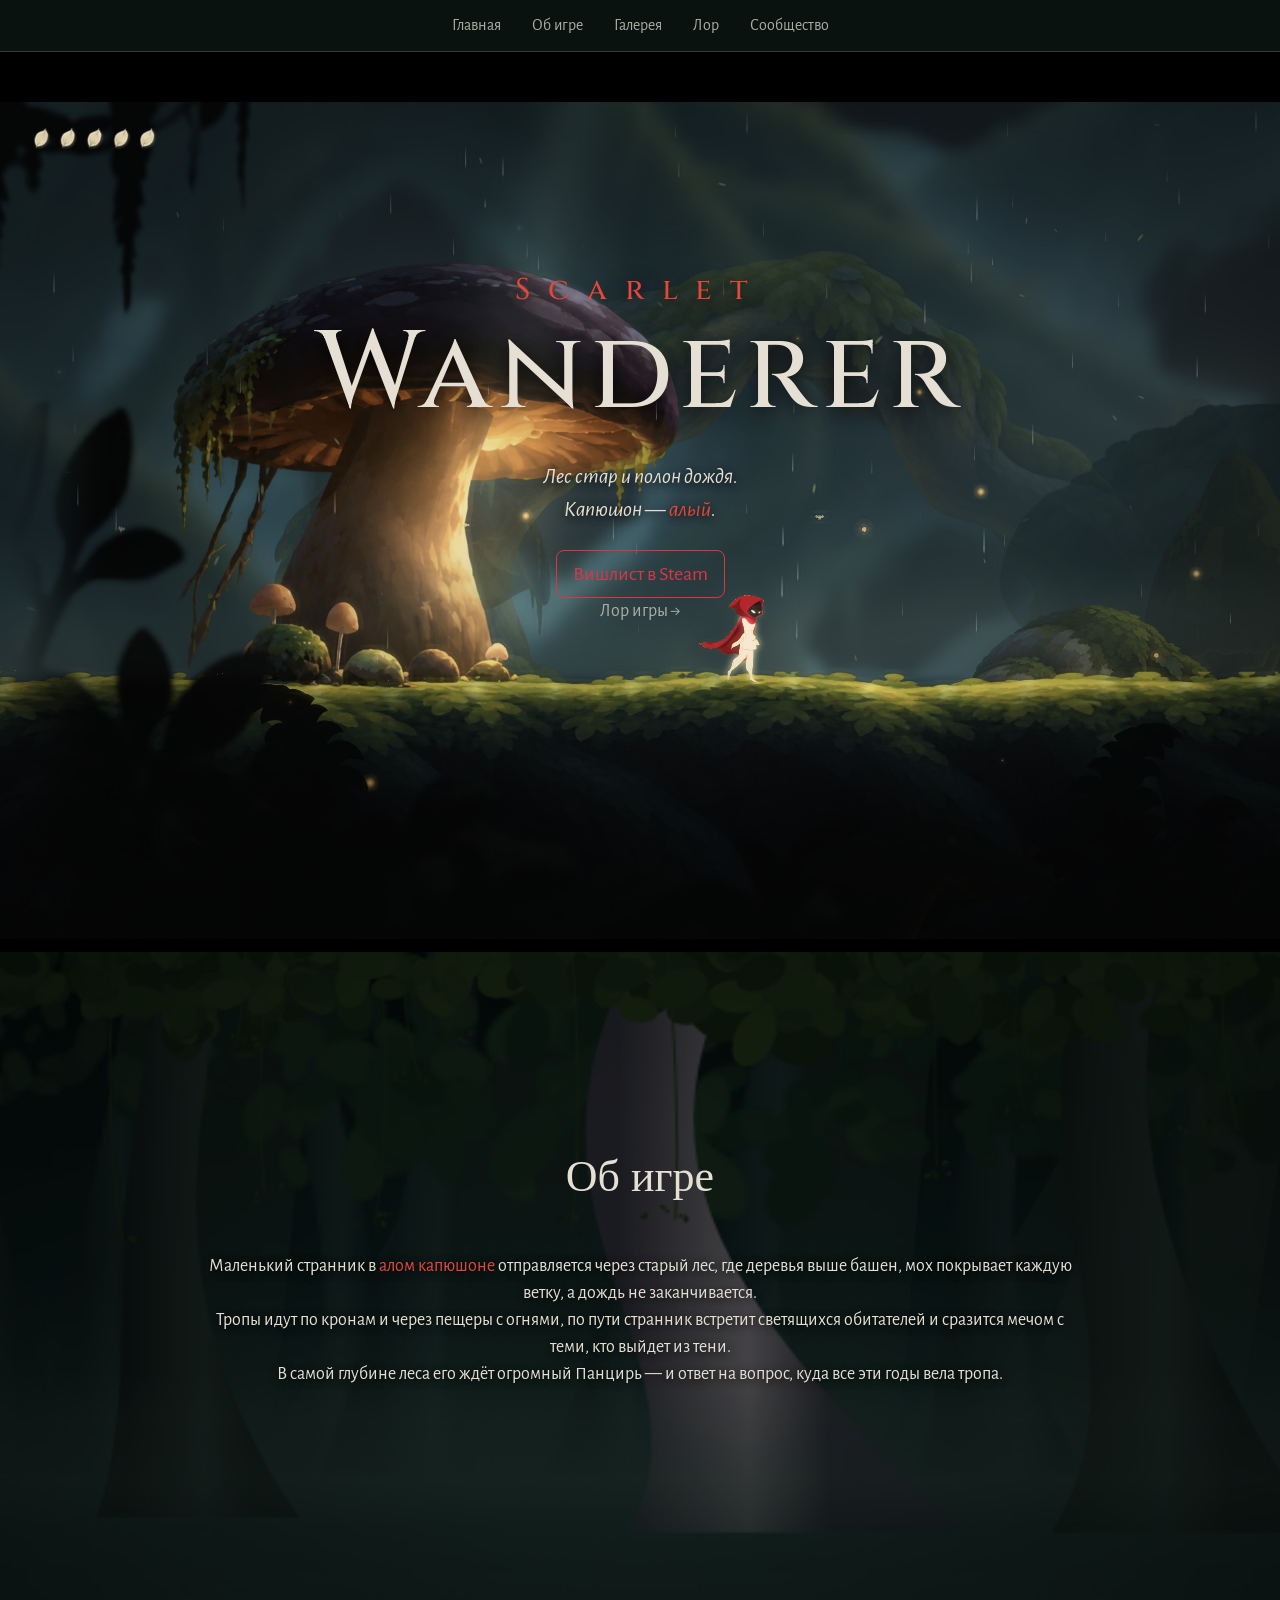
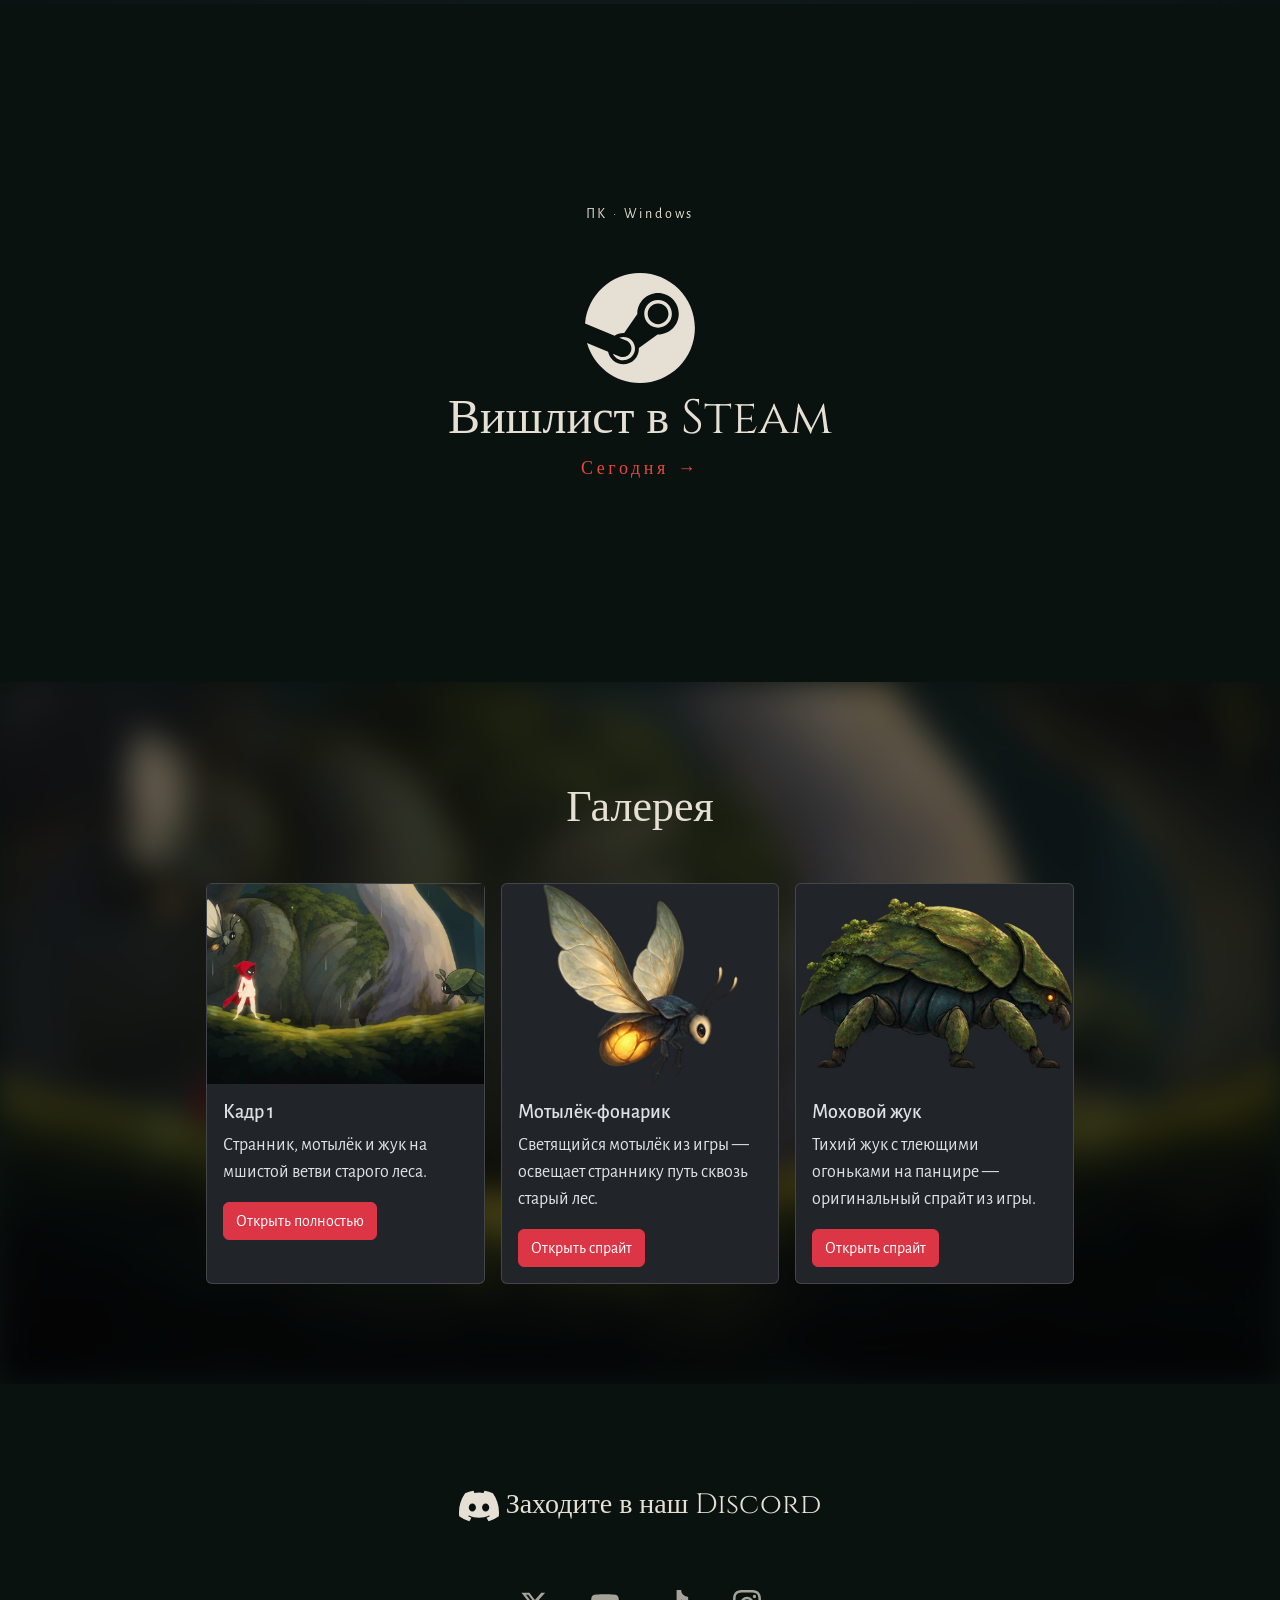
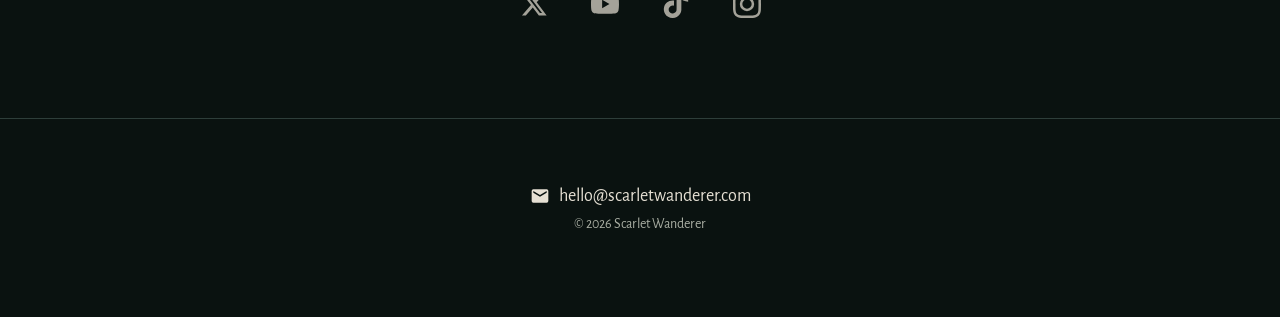
<file: index.html>
<!DOCTYPE html>
<html lang="ru" data-bs-theme="dark">
<head>
  <meta charset="UTF-8">
  <meta name="viewport" content="width=device-width, initial-scale=1">
  <title>Scarlet Wanderer — игра о страннике в алом капюшоне</title>
  <link rel="icon" href="img/favicon-game.png">
  <link rel="stylesheet" href="https://fonts.googleapis.com/css2?family=Alegreya+Sans:ital@0;1&family=Cinzel:wght@600;700&display=swap">
  <!-- шрифты и бутстрап с CDN -->
  <link rel="stylesheet" href="https://cdn.jsdelivr.net/npm/bootstrap@5.3.3/dist/css/bootstrap.min.css">
  <link rel="stylesheet" href="css/stili.css">
</head>
<body>

<!-- меню -->
<nav class="menu">
  <a href="index.html">Главная</a>
  <a href="#about">Об игре</a>
  <a href="#gallery">Галерея</a>
  <a href="lore.html">Лор</a>
  <a href="#community">Сообщество</a>
</nav>

  <!-- шапка -->
  <header class="hero">
    <img src="img/hero-shot.jpg" class="hero-foto" alt="">
    <h1 class="title">
      <span class="word1">Scarlet</span>
      <span class="word2">Wanderer</span>
    </h1>
    <p class="slogan">
      Лес стар и полон дождя.<br>
      Капюшон — <b class="krasniy">алый</b>.
    </p>
    <a href="https://store.steampowered.com/search/?term=Scarlet+Wanderer" target="_blank" class="btn btn-outline-danger btn-lg">
      Вишлист в Steam
    </a>
    <br>
    <a href="lore.html" class="ssilka">Лор игры →</a>
  </header>

  <main>

    <!-- об игре -->
    <section class="about" id="about">
      <img src="img/forest.jpg" class="about-foto" alt="">
      <div class="blok">
        <h2>Об игре</h2>
        <p class="about-text">
          Маленький странник в <b class="krasniy">алом капюшоне</b> отправляется через старый лес,
          где деревья выше башен, мох покрывает каждую ветку, а дождь не заканчивается.<br>
          Тропы идут по кронам и через пещеры с огнями, по пути странник встретит светящихся
          обитателей и сразится мечом с теми, кто выйдет из тени.<br>
          В самой глубине леса его ждёт огромный Панцирь — и ответ на вопрос,
          куда все эти годы вела тропа.
        </p>
      </div>
    </section>


    <!-- вишлист -->
    <section class="wishlist">
      <p class="pc">ПК · Windows</p>
      <a href="https://store.steampowered.com/search/?term=Scarlet+Wanderer" target="_blank" class="steam">
        <img src="img/icons/steam.svg" class="steam-ico" alt="">
        <span class="steam-text">Вишлист в Steam</span>
        <span class="steam-segodnya">Сегодня →</span>
      </a>
    </section>

    <!-- галерея (карточки с бутстрапа) -->
    <section class="gallery" id="gallery">
      <img src="img/shot-01.jpg" class="gallery-foto" alt="">
      <div class="blok">
        <h2>Галерея</h2>
        <div class="cards">
          <div class="card">
            <img src="img/shot-01.jpg" class="card-foto" alt="скриншот игры">
            <div class="card-body text-start">
              <h5 class="card-title">Кадр 1</h5>
              <p class="card-text">Странник, мотылёк и жук на мшистой ветви старого леса.</p>
              <a href="img/shot-01.jpg" target="_blank" class="btn btn-danger">Открыть полностью</a>
            </div>
          </div>

          <div class="card">
            <img src="img/moth-game.png" class="card-foto" alt="мотылёк из игры">
            <div class="card-body text-start">
              <h5 class="card-title">Мотылёк-фонарик</h5>
              <p class="card-text">Светящийся мотылёк из игры — освещает страннику путь сквозь старый лес.</p>
              <a href="img/moth-game.png" target="_blank" class="btn btn-danger">Открыть спрайт</a>
            </div>
          </div>

          <div class="card">
            <img src="img/beetle-game.png" class="card-foto" alt="жук из игры">
            <div class="card-body text-start">
              <h5 class="card-title">Моховой жук</h5>
              <p class="card-text">Тихий жук с тлеющими огоньками на панцире — оригинальный спрайт из игры.</p>
              <a href="img/beetle-game.png" target="_blank" class="btn btn-danger">Открыть спрайт</a>
            </div>
          </div>
        </div>
      </div>
    </section>

    <!-- сообщество -->
    <section class="community" id="community">
      <a href="https://discord.gg/" target="_blank" class="discord">
        <img src="img/icons/discord.svg" class="discord-ico" alt="">
        <span>Заходите в наш Discord</span>
      </a>
      <div class="seti">
        <a href="https://x.com/" target="_blank"><img src="img/icons/x.svg" class="seti-ico" alt="X"></a>
        <a href="https://www.youtube.com/" target="_blank"><img src="img/icons/youtube.svg" class="seti-ico" alt="YouTube"></a>
        <a href="https://www.tiktok.com/" target="_blank"><img src="img/icons/tiktok.svg" class="seti-ico" alt="TikTok"></a>
        <a href="https://www.instagram.com/" target="_blank"><img src="img/icons/instagram.svg" class="seti-ico" alt="Instagram"></a>
      </div>
    </section>
  </main>

  <!-- подвал -->
  <footer class="footer">
    <p>
      <img src="img/icons/mail.svg" class="pochta" alt="">
      <span>hello@scarletwanderer.com</span><br>
      <span class="copirait">© 2026 Scarlet Wanderer</span>
    </p>
  </footer>

</body>
</html>
</file>
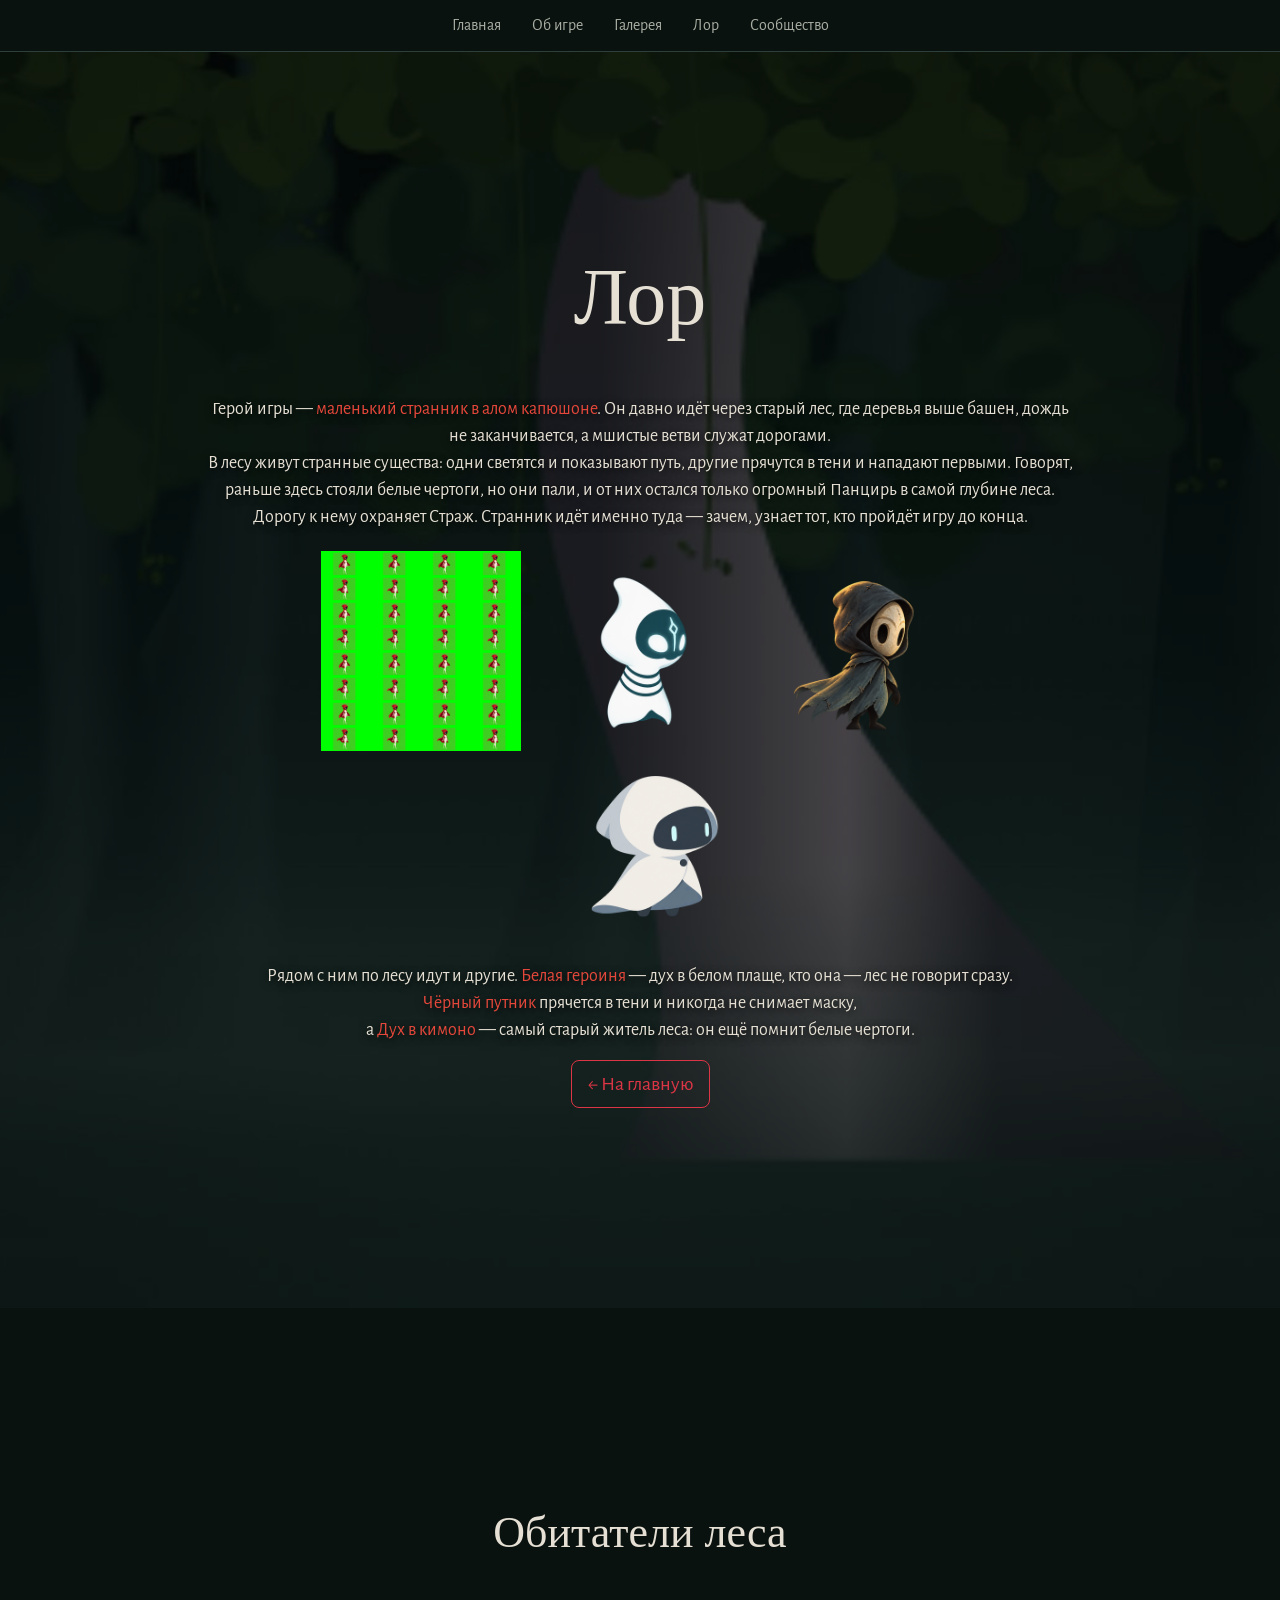
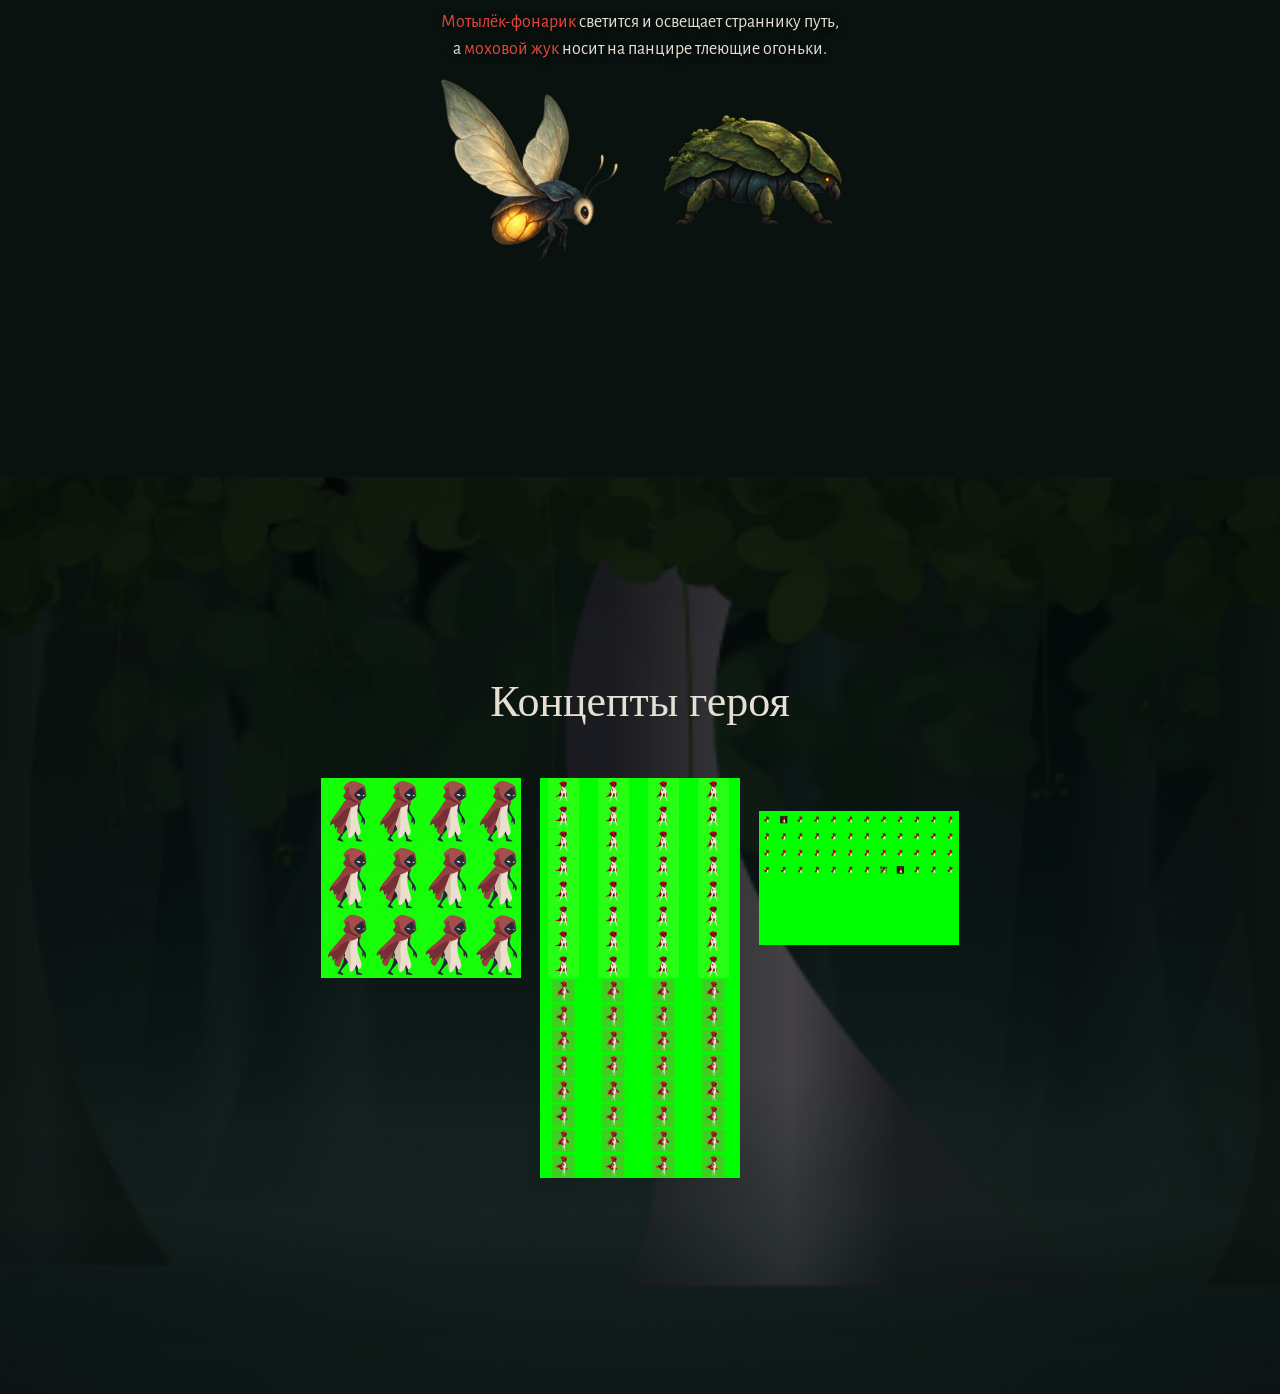
<file: lore.html>
<!DOCTYPE html>
<html lang="ru" data-bs-theme="dark">
<head>
  <meta charset="UTF-8">
  <meta name="viewport" content="width=device-width, initial-scale=1">
  <title>Лор — Scarlet Wanderer</title>
  <link rel="icon" href="img/favicon-game.png">
  <link rel="stylesheet" href="https://fonts.googleapis.com/css2?family=Alegreya+Sans:ital@0;1&family=Cinzel:wght@600;700&display=swap">
  <!-- шрифты и бутстрап с CDN -->
  <link rel="stylesheet" href="https://cdn.jsdelivr.net/npm/bootstrap@5.3.3/dist/css/bootstrap.min.css">
  <link rel="stylesheet" href="css/stili.css">
</head>
<body>

<!-- меню -->
<nav class="menu">
  <a href="index.html">Главная</a>
  <a href="index.html#about">Об игре</a>
  <a href="index.html#gallery">Галерея</a>
  <a href="lore.html">Лор</a>
  <a href="index.html#community">Сообщество</a>
</nav>

  <!-- лор -->
  <section class="about">
    <img src="img/forest.jpg" class="about-foto" alt="">
    <div class="blok">
      <h1 class="lore-title">Лор</h1>
      <p class="about-text">
        Герой игры — <b class="krasniy">маленький странник в алом капюшоне</b>.
        Он давно идёт через старый лес, где деревья выше башен, дождь не заканчивается,
        а мшистые ветви служат дорогами.<br>
        В лесу живут странные существа: одни светятся и показывают путь,
        другие прячутся в тени и нападают первыми. Говорят, раньше здесь стояли белые чертоги,
        но они пали, и от них остался только огромный Панцирь в самой глубине леса.<br>
        Дорогу к нему охраняет Страж. Странник идёт именно туда —
        зачем, узнает тот, кто пройдёт игру до конца.
      </p>
      <p>
        <img src="img/hero-game.png" class="geroy" alt="странник в алом капюшоне">
        <img src="img/white-geroina.png" class="geroy" alt="белая героиня">
        <img src="img/masked_spirit.png" class="geroy" alt="чёрный путник в маске">
        <img src="img/original_spirit.png" class="geroy" alt="дух в кимоно">
      </p>
      <p class="about-text">
        Рядом с ним по лесу идут и другие. <b class="krasniy">Белая героиня</b> — дух в белом плаще,
        кто она — лес не говорит сразу.<br>
        <b class="krasniy">Чёрный путник</b> прячется в тени и никогда не снимает маску,<br>
        а <b class="krasniy">Дух в кимоно</b> — самый старый житель леса: он ещё помнит белые чертоги.
      </p>
      <a href="index.html" class="btn btn-outline-danger btn-lg">← На главную</a>
    </div>
  </section>

  <!-- обитатели -->
  <section class="wishlist">
    <h2>Обитатели леса</h2>
    <p class="about-text">
      <b class="krasniy">Мотылёк-фонарик</b> светится и освещает страннику путь,<br>
      а <b class="krasniy">моховой жук</b> носит на панцире тлеющие огоньки.
    </p>
    <p>
      <img src="img/moth-game.png" class="grib" alt="мотылёк-фонарик">
      <img src="img/beetle-game.png" class="grib" alt="моховой жук">
    </p>
  </section>

  <!-- концепты героя -->
  <section class="about">
    <img src="img/forest.jpg" class="about-foto" alt="">
    <div class="blok">
      <h2>Концепты героя</h2>
      <p>
        <img src="img/concept-1.png" class="geroy" alt="концепт 1">
        <img src="img/concept-2.png" class="geroy" alt="концепт 2">
        <img src="img/concept-3.png" class="geroy" alt="концепт 3">
        <img src="img/hero-game.png" class="geroy" alt="финальная версия">
      </p>
    </div>
  </section>

</body>
</html>
</file>
<file: css/stili.css>
/* общее */
html, body { height: 100%; }
body {
  margin: 0;
  background: #0a1210;
  color: #e6e0d4;
  font-family: "Alegreya Sans", Arial, sans-serif;
  font-size: 18px;
  text-align: center;
}
a { color: #e6e0d4; text-decoration: none; }
img { max-width: 100%; }
h2 { font-family: "Cinzel", Georgia, serif; font-size: 44px; margin: 0 0 48px; }
.krasniy { color: #e5483b !important; font-weight: normal; }

.hero-foto, .about-foto, .gallery-foto {
  position: absolute;
  top: 0;
  left: 0;
  width: 100%;
  height: 100%;
  object-fit: cover;
}

.blok { max-width: 900px; margin: 0 auto; padding: 100px 16px; }

/* меню */
.menu { padding: 12px 16px; background: #0a1210; border-bottom: 1px solid #2e3e3a; }
.menu a { margin: 0 14px; color: #a9aea3; font-size: 16px; }
.menu a:hover { color: #e6e0d4; }

/* шапка */
.hero { position: relative; height: 100%; padding: 220px 16px 0; }
.title, .slogan, .hero .btn { position: relative; z-index: 2; }
.title { margin: 0; font-family: "Cinzel", Georgia, serif; text-shadow: 0 4px 20px rgba(0,0,0,0.8); }
.word1 { display: block; font-size: 30px; letter-spacing: 0.6em; color: #e5483b; }
.word2 { display: block; font-size: 110px; letter-spacing: 0.06em; }
.slogan { margin: 20px 0 0; font-style: italic; font-size: 22px; text-shadow: 0 2px 8px rgba(0,0,0,0.9); }
.hero .btn { margin-top: 24px; }

/* об игре */
.about { position: relative; }
.about-foto { filter: brightness(0.35); }
.about .blok { position: relative; z-index: 2; padding: 200px 16px; }
.about-text { text-shadow: 0 2px 8px rgba(0,0,0,0.8); }

/* вишлист */
.wishlist { max-width: 900px; margin: 0 auto; padding: 200px 16px; }
.pc { font-size: 14px; letter-spacing: 0.2em; margin: 0 0 48px; }
.steam-ico { width: 110px; }
.steam-text { display: block; font-family: "Cinzel", Georgia, serif; font-size: 48px; }
.steam-segodnya { display: block; font-family: "Cinzel", Georgia, serif; color: #e5483b; letter-spacing: 0.2em; }

/* галерея */
.gallery { position: relative; overflow: hidden; }
.gallery-foto { filter: blur(16px) brightness(0.45); }
.gallery .blok { position: relative; z-index: 2; }
.cards { display: flex; gap: 16px; text-align: left; }
.cards .card { flex: 1; }
.card-foto { display: block; width: 100%; height: 200px; object-fit: contain; }
.cards .card:first-child .card-foto { object-fit: cover; }

/* сообщество */
.community { max-width: 900px; margin: 0 auto; padding: 100px 16px; }
.discord { font-family: "Cinzel", Georgia, serif; font-size: 28px; }
.discord-ico { width: 40px; vertical-align: middle; }
.seti { margin-top: 64px; }
.seti a { margin: 0 20px; }
.seti-ico { width: 28px; opacity: 0.7; }
.seti a:hover img { opacity: 1; }

/* подвал */
.footer { border-top: 1px solid #2e3e3a; padding: 64px 16px; }
.pochta { width: 20px; vertical-align: middle; margin-right: 6px; }
.copirait { font-size: 14px; color: #a9aea3; }

/* страница лора */
.lore-title { margin: 0 0 48px; font-family: "Cinzel", Georgia, serif; font-size: 80px; position: relative; z-index: 2; }
.ssilka { position: relative; z-index: 2; color: #a9aea3; }
.geroy { width: 200px; margin: 0 8px; vertical-align: middle; }
.grib { width: 180px; margin: 0 20px; vertical-align: middle; }

/* телефон */
@media (max-width: 720px) {
  .menu { padding: 10px 8px; }
  .menu a { margin: 0 8px; font-size: 14px; }
  .hero { padding: 100px 16px 0; }
  .word1 { font-size: 20px; letter-spacing: 0.3em; }
  .word2 { font-size: 52px; }
  .slogan { font-size: 18px; }
  h2 { font-size: 30px; margin-bottom: 32px; }
  .pc { margin-bottom: 32px; }
  .steam-ico { width: 80px; }
  .steam-text { font-size: 28px; }
  .blok, .wishlist, .community { padding: 64px 16px; }
  .about .blok { padding: 100px 16px; }
  .cards { flex-direction: column; }
  .geroy { width: 130px; margin: 0 6px; }
  .grib { width: 130px; margin: 0 12px; }
  .discord { font-size: 20px; }
}
</file>
